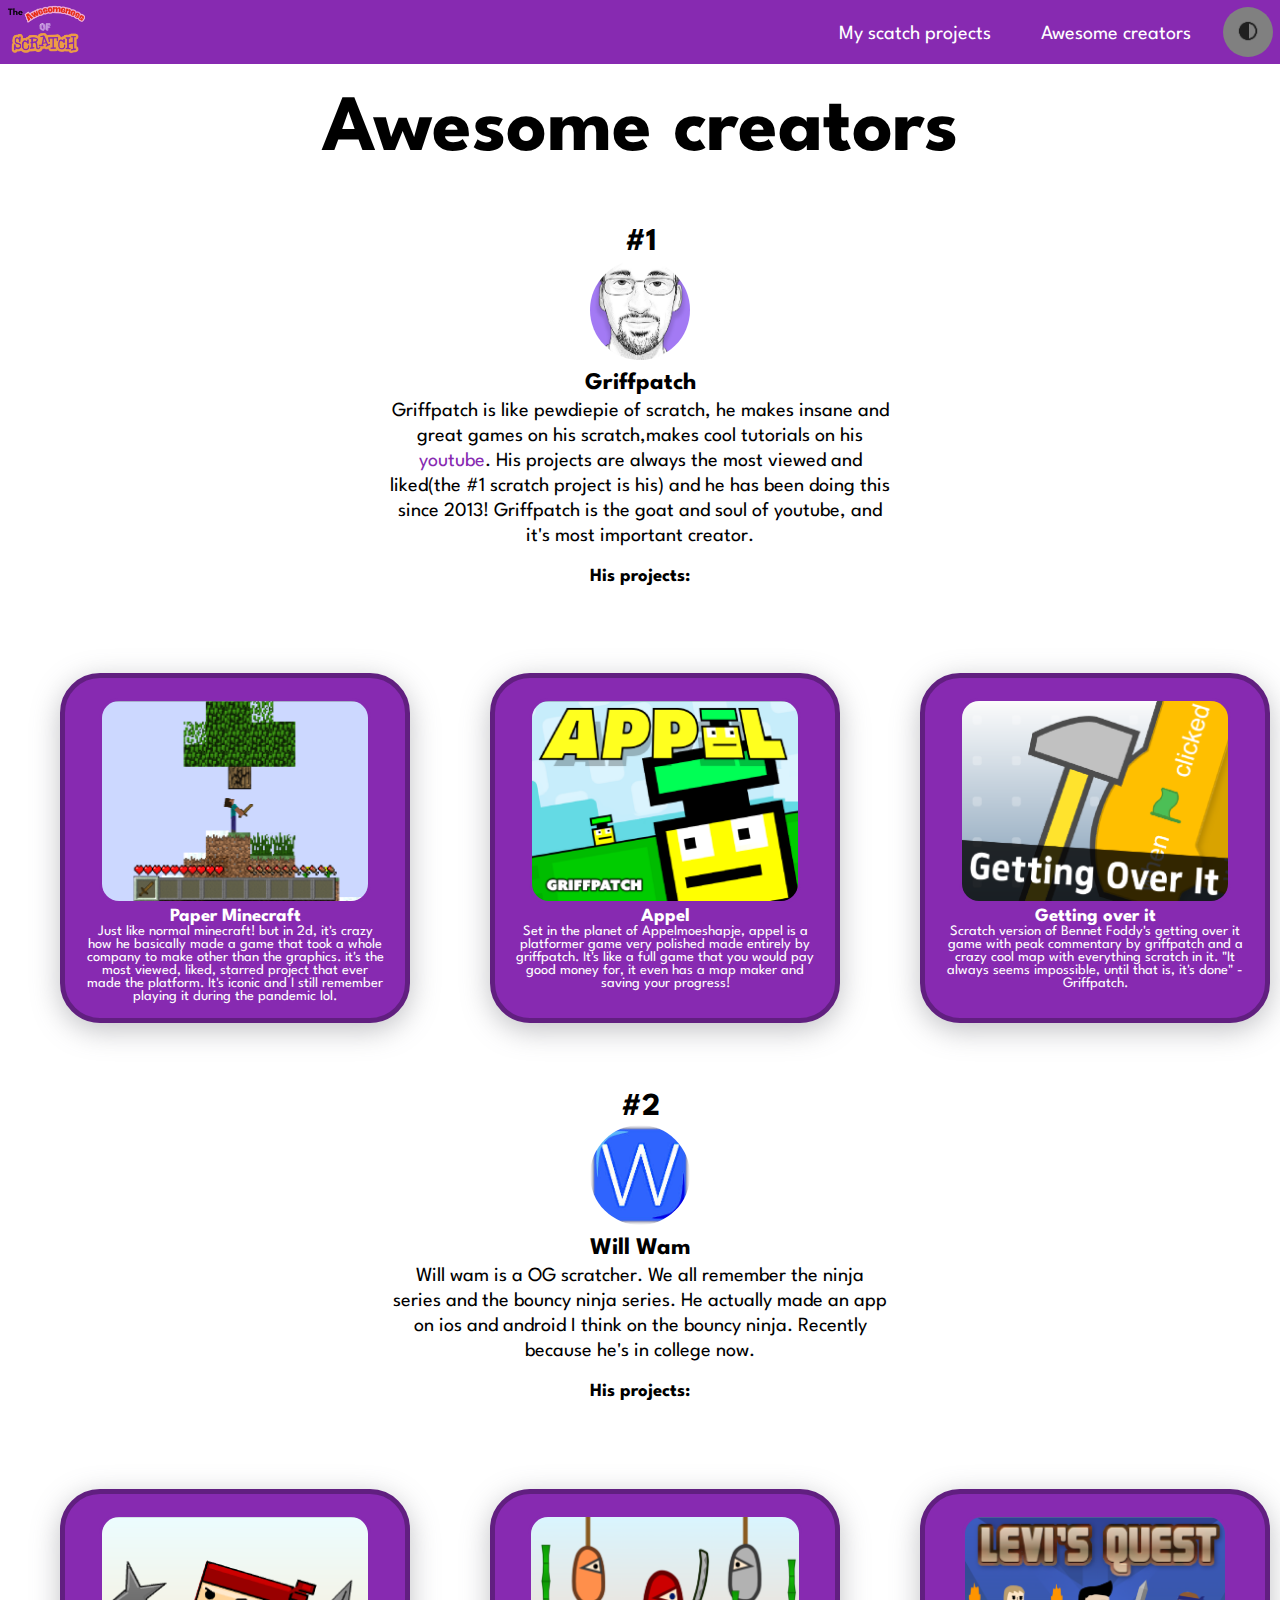
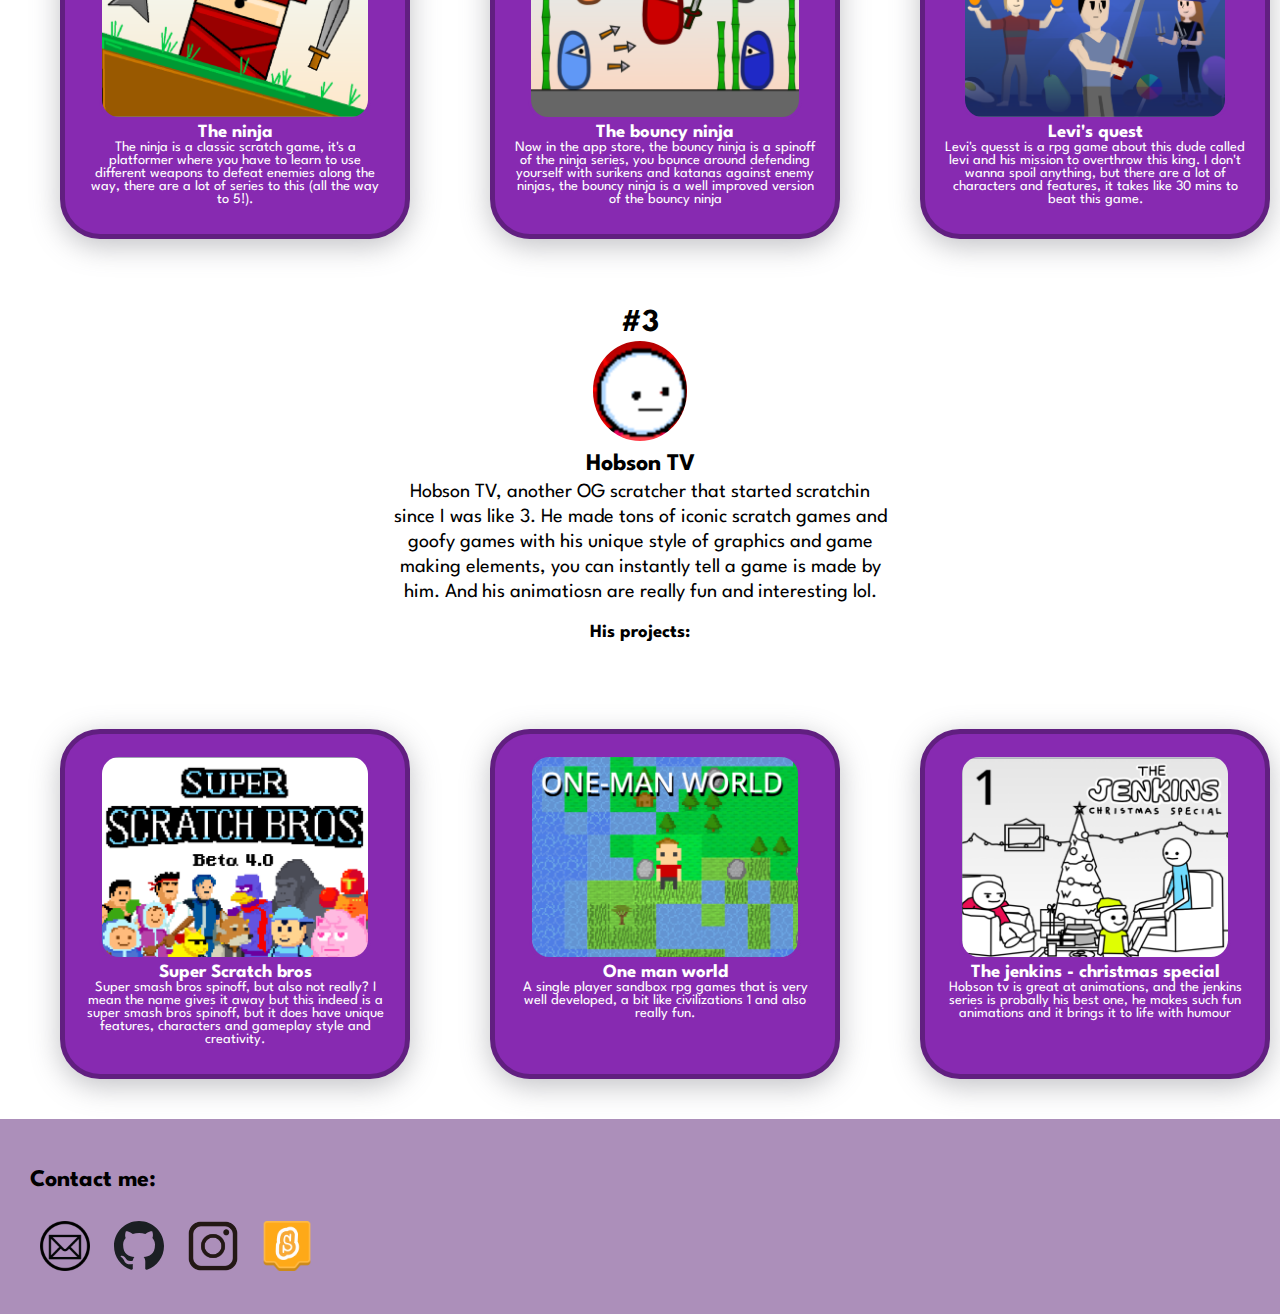
<file: creators.html>
<!DOCTYPE html>
<html lang="en">
<head>
    <link rel="stylesheet" href="style.css">
    <link rel="icon" href="images/logo.png">
    <title>Scratch creators</title>
    <script type="text/javascript" src="darkmode.js" defer></script>
</head>
<body>
    <nav class="navbar">
        <a href="index.html">
            <img src="images/logo.png" class="logo">
        </a>
        <button id="theme_switch">
            <img src="images/dark mode.png" alt="dark mode">
        </button>
        <a href="creators.html" class="page_button">Awesome creators</a>
        <a href="projects.html" class="page_button">My scatch projects</a>
    </nav>
    <header>
        <h1 class="page_title">Awesome creators</h1>
    </header>
    <main>
        <div class="creator_container">
            <div class="creator">
                <h1>#1</h1>
                <a href="https://scratch.mit.edu/users/griffpatch/" target="_blank">
                    <img src="images/griffpatch.jpg" alt="griffpatch" type="image/jpg">
                </a>
                <h2>Griffpatch</h2>
                <p>Griffpatch is like pewdiepie of scratch,
                     he makes insane and great games on his scratch,makes cool tutorials on his
                     <a href="https://www.youtube.com/user/griffpatch">youtube</a>. His projects are always the most
                     viewed and liked(the #1 scratch project is his) and he has been doing this since 2013!
                     Griffpatch is the goat and soul of youtube, and it's most important creator.
                </p>
                <h3>His projects:</h3>
            </div>

            <div class = "project_blocks">
                <a href="https://scratch.mit.edu/projects/10128407/" target="_blank">
                    <div class="creator_project">
                        <img src="images/paper_minecraft.png" alt="paper minecraft" type="image/png">
                        <h3>Paper Minecraft</h3>
                        <p>Just like normal minecraft! but in 2d, it's crazy how he basically made a game that took a 
                        whole company to make other than the graphics. it's the most viewed, liked, starred project
                        that ever made the platform. It's iconic and I still remember playing it during the pandemic
                        lol.
                        </p>
                    </div>
                </a>
                <a href="https://scratch.mit.edu/projects/60917032/" target="_blank">
                    <div class="creator_project">
                        <img src="images/appel.png" alt="appel" type="image/png">
                        <h3>Appel</h3>
                        <p>Set in the planet of Appelmoeshapje, appel is a platformer game very polished made entirely
                            by griffpatch. It's like a full game that you would pay good money for, it even has a 
                            map maker and saving your progress!
                        </p>
                    </div>
                </a>
                <a href="https://scratch.mit.edu/projects/389464290/" target="_blank">
                    <div class="creator_project">
                        <img src="images/getting_over-it.png" alt="Getting over it" type="image/png">
                        <h3>Getting over it</h3>
                        <p> Scratch version of Bennet Foddy's getting over it game with peak commentary by griffpatch
                            and a crazy cool map with everything scratch in it. "It always seems impossible, until
                            that is, it's done" - Griffpatch.
                        </p>
                    </div>
                </a>
            </div>
            
        </div>
        <div class="creator_container">
            <div class="creator">
                <h1>#2</h1>
                <img src="images/will-wam.jpeg" alt="will wam" type="image/jpeg">
                <h2>Will Wam</h2>
                <p>Will wam is a OG scratcher. We all remember the ninja series and the bouncy ninja series.
                    He actually made an app on ios and android I think on the bouncy ninja. Recently because
                    he's in college now.
                </p>
                <h3>His projects:</h3>
            </div>
            <div class="project_blocks">
                <a href="https://scratch.mit.edu/projects/22620682/" target="_blank">
                    <div class="creator_project">
                        <img src="images/the_ninja.png" alt="the ninja" type="image/png">
                        <h3>The ninja</h3>
                        <p>The ninja is a classic scratch game, it's a platformer where you have to learn to use 
                            different weapons to defeat enemies along the way, there are a lot of series to this
                            (all the way to 5!).
                        </p>
                    </div>
                </a>
                <a href="https://scratch.mit.edu/projects/174934840/" target="_blank">
                    <div class="creator_project">
                        <img src="images/the_bouncy_ninja.png" alt="the bouncy ninja" type="image/png">
                        <h3>The bouncy ninja</h3>
                        <p>Now in the app store, the bouncy ninja is a spinoff of the ninja series, you bounce
                            around defending yourself with surikens and katanas against enemy ninjas, the bouncy
                            ninja is a well improved version of the bouncy ninja
                        </p>
                    </div>
                </a>
                <a href="https://scratch.mit.edu/projects/137932185/" target="_blank">
                    <div class="creator_project">
                        <img src="images/levi's_quest.png" alt="Levi's quest" type="image/png">
                        <h3>Levi's quest</h3>
                        <p>Levi's quesst is a rpg game about this dude called levi and his mission to overthrow
                            this king. I don't wanna spoil anything, but there are a lot of characters and 
                            features, it takes like 30 mins to beat this game.
                        </p>
                    </div>
                </a>
            </div>
        </div>
        <div class="creator_container">
            <div class="creator">
                <h1>#3</h1>
                <img src="images/hobson_tv.png" alt="hobson tv" type="image/png">
                <h2>Hobson TV</h2>
                <p>Hobson TV, another OG scratcher that started scratchin since I was like 3. He made tons of
                    iconic scratch games and goofy games with his unique style of graphics and game making elements,
                    you can instantly tell a game is made by him. And his animatiosn are really fun and interesting
                    lol.
                </p>
                <h3>His projects:</h3>
            </div>
            <div class="project_blocks">
                <a href="https://scratch.mit.edu/projects/318927435/">
                    <div class="creator_project">
                        <img src="images/super-scratch_bros.png" alt="super scratch bros" type="image/png">
                        <h3>Super Scratch bros</h3>
                        <p>Super smash bros spinoff, but also not really? I mean the name gives it away but
                            this indeed is a super smash bros spinoff, but it does have unique features, characters
                            and gameplay style and creativity.
                        </p>
                    </div>
                </a>
                <a href="https://scratch.mit.edu/projects/230535834/">
                    <div class="creator_project">
                        <img src="images/one_man-world.png" alt="one_man-world" type="image/png">
                        <h3>One man world</h3>
                        <p>A single player sandbox rpg games that is very well developed, a bit like civilizations
                            1 and also really fun.
                        </p>
                    </div>
                </a>
                <a href="https://scratch.mit.edu/projects/222655860/">
                    <div class="creator_project">
                        <img src="images/the_jenkins.png" alt="THe jenkins" type="image/png">
                        <h3>The jenkins - christmas special</h3>
                        <p>Hobson tv is great at animations, and the jenkins series is probally his best one,
                            he makes such fun animations and it brings it to life with humour
                        </p>
                    </div>
                </a>
            </div>
        </div>
    </main>
    <footer>
        <h2>Contact me:</h2>
        <a href="mailto:leej70@kgv.hk">
            <button class="contact_element">
                <img src="images/email_logo.png" alt="email_logo">
            </button>
        </a>
        <a href="https://github.com/Jaosn-Lee" target="_blank">
            <button class="contact_element">
                <img src="images/github_logo.svg" alt="github_logo">
            </button>
        </a>
        <a href="https://www.instagram.com/just___jason_/" target="_blank">
            <button class="contact_element">
                <img src="images/instagram_logo.png" alt="instagram_logo">
            </button>
        </a>
        <a href="https://scratch.mit.edu/users/NatureJ99/" target="_blank">
            <button class="contact_element">
                <img src="images/scratch_logo.png" alt="scratch_logo">
            </button>
        </a>
    </footer>
</body>
</html>
</file>
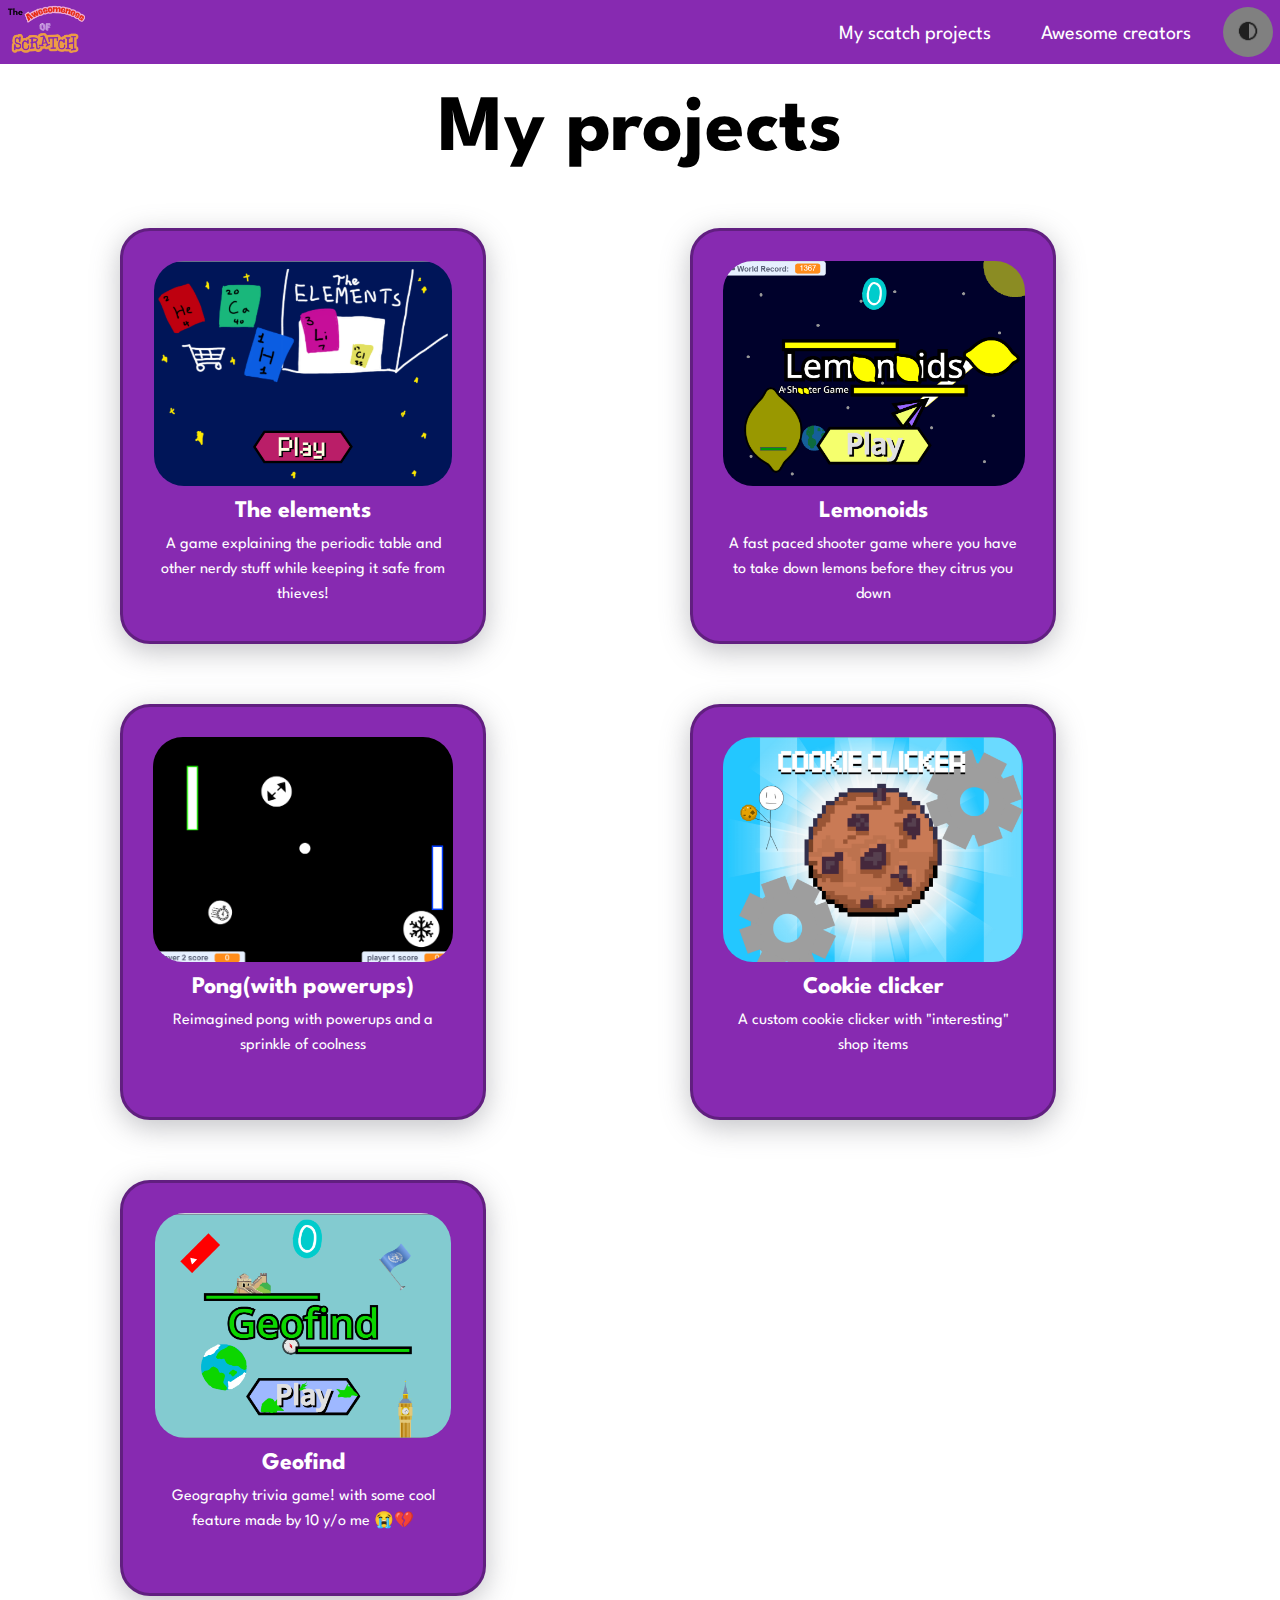
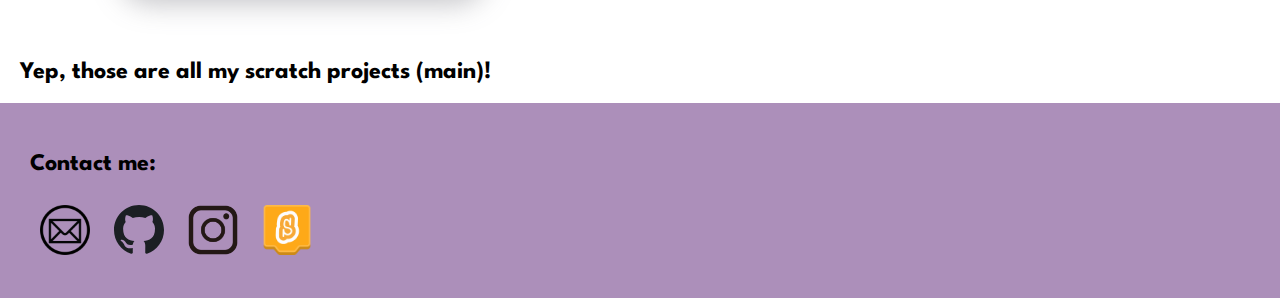
<file: projects.html>
<!DOCTYPE html>
<html lang="en">
<head>
    <link rel="stylesheet" href="style.css">
    <link rel="icon" href="images/logo.png">
    <script type="text/javascript" src="darkmode.js" defer></script>
    <title>Projects</title>
</head>
<body>
    <nav class="navbar">
        <a href="index.html">
            <img src="images/logo.png" class="logo">
        </a>
        <button id="theme_switch">
            <img src="images/dark mode.png" alt="dark mode">
        </button>
        <a href="creators.html" class="page_button">Awesome creators</a>
        <a href="projects.html" class="page_button">My scatch projects</a>
    </nav>
    <header>
        <h1 class="page_title">My projects</h1>
    </header>
    <main id="project_main">
        <div class="project_gallery">
            <a href="https://scratch.mit.edu/projects/1001946496/" target="blank">
                <div class="project">
                    <img src="images/The_elements.png" alt="The elements" type="image/png">
                    <h2>The elements</h2>
                    <p>A game explaining the periodic table and other nerdy stuff while keeping it safe from
                         thieves!</p>
                </div>
            </a>
            <a href="https://scratch.mit.edu/projects/788476434/" target="blank">
                <div class="project">
                    <img src="images/lemonoids.png" alt="lemonoids" type="image/png">
                    <h2>Lemonoids</h2>
                    <p>A fast paced shooter game where you have to take down lemons before they citrus you down</p>
                </div>
            </a>
            <a href="https://scratch.mit.edu/projects/1055529083/" target="blank">
                <div class="project">
                    <img src="images/pong.png" alt="Pong" type="image/png">
                    <h2>Pong(with powerups)</h2>
                    <p>Reimagined pong with powerups and a sprinkle of coolness</p>
                </div>
            </a>
            <a href="https://scratch.mit.edu/projects/1054569772/" target="_blank">
                <div class="project">
                    <img src="images/cookie_clicker.png" alt="geofind" type="image/png">
                    <h2>Cookie clicker</h2>
                    <p>A custom cookie clicker with "interesting" shop items</p>
                </div>
            </a>
            <a href="https://scratch.mit.edu/projects/1053669841/" target="_blank">
                <div class="project">
                    <img src="images/geofind.png" alt="geofind" type="image/png">
                    <h2>Geofind</h2>
                    <p>Geography trivia game! with some cool feature made by 10 y/o me 😭💔</p>
                </div>
            </a>
        </div>
        <br>
        <h2>Yep, those are all my scratch projects (main)!</h2>
    </main>
    <footer>
        <h2>Contact me:</h2>
        <a href="mailto:leej70@kgv.hk">
            <button class="contact_element">
                <img src="images/email_logo.png" alt="email_logo">
            </button>
        </a>
        <a href="https://github.com/Jaosn-Lee" target="_blank">
            <button class="contact_element">
                <img src="images/github_logo.svg" alt="github_logo">
            </button>
        </a>
        <a href="https://www.instagram.com/just___jason_/" target="_blank">
            <button class="contact_element">
                <img src="images/instagram_logo.png" alt="instagram_logo">
            </button>
        </a>
        <a href="https://scratch.mit.edu/users/NatureJ99/" target="_blank">
            <button class="contact_element">
                <img src="images/scratch_logo.png" alt="scratch_logo">
            </button>
        </a>
    </footer>
</body>
</html>
</file>
<file: style.css>
@font-face {
    font-family: spartan;
    src: url(fonts/League_Spartan.ttf);
}
:root {
    --main_background_color: white;
    --secondary_background_color: black;
    --main_scratch_color: rgb(135, 42, 177);
    --secondary_scratch_color: rgb(97, 31, 128);
    --footer-color: rgb(172, 143, 186);
}
.darkmode{
    --main_background_color: black;
    --secondary_background_color: white;
    --main_scratch_color: rgb(97, 31, 128);
    --secondary_scratch_color: rgb(135, 42, 177);
    --footer-color: rgb(172, 143, 186);
}
body{
    background-color: var(--main_background_color);
    margin: 0;
    font-family: spartan, Arial, Helvetica, sans-serif;
    transition: 0.3s ease;
}
h1{
    margin: 0;
}
.page_title{
    color: var(--secondary_background_color);
    font-weight: bolder;
    text-align: center;
    font-size: 5rem;
    margin: 30px;
}
.navbar{
    background-color: var(--main_scratch_color);
    height: 64px;
    margin: 0;
}
.logo{
    margin: 5px;
    height:50px;
    opacity: 0.9;
    transition: 0.3s ease;
}
.logo:hover{
    height: 55px;
    opacity: 1;
}
.contact_element{
    transition: transform 0.7s ease-in-out;
    border-radius:20px;
    margin:0;
    padding:0;
    border:none;
    cursor:pointer;
    appearance:none;
    background-color:inherit;
    margin:10px;
}
.contact_element img{
    justify-content: center;
    width: 50px;
}
.contact_element:hover{
    transform: rotate(360deg);
}
a{
    text-decoration: none;
}
.hero_section{
    background-image: url('images/hero_section.png');
    height: 600px;
    margin: 0;
}
.hero_section h1{
    font-size: 8rem;
    color:white;
    background-color: rgba(0,0,0,0.4);
    width: fit-content;
    padding:10px;
    border-radius: 30px;
}
#scratch_text{
    padding-top: 30px;
    margin:auto;
}
#is_text{
    padding-top: 30px;
    margin-left: 25%;
}
#awesome_text{
    padding-top: 30px;
    margin-left: 50%;
}
.hero_section_text{
    transition: 0.2s ease;
}
.hero_section_text:hover{
    background-color: black;
}
p{
    line-height: 25px;
    margin: 30px;
    font-size: 1.25rem;
}
.question_text{
    margin: 30px;
    color: var(--secondary_background_color);
    transition: 0.3s ease;
}
.question_text:hover{
    color: var(--main_scratch_color);
}
.project{
    width:300px;
    display: inline-block;
    height: 350px;
    border-radius: 30px;
    background-color: var(--main_scratch_color);
    align-items: center;
    justify-content: center;
    text-align: center;
    padding: 30px;
    margin-top: 30px;
    margin-bottom: 30px;
    margin-left: 100px;
    margin-right: 100px;
    box-shadow: rgba(100, 100, 111, 0.4) 0px 7px 29px 0px;
    border: 3px solid var(--secondary_scratch_color);
    transition: 0.3s ease;
}
.project img{
    height:225px;
    border-radius: 30px;
}
.project h2{
    color: white;
    margin: 10px;
}
.project p{
    font-size: 1rem;
    color: white;
    margin: 0;
    width: 300px;
}
.project:hover{
    width:350px;
    box-shadow: rgba(0, 0, 0, 0.8) 0px 5px 15px;
    background-color: var(--secondary_scratch_color);
    cursor: pointer;
}
.page_button{
    float: right;
    padding-top:25px;
    margin-right: 25px;
    margin-left: 25px;
    padding-bottom: 5px;
    color: white;
    font-size: 1.25rem;
    transition: 0.1s ease;
}
.page_button:hover{
    border-bottom: 3px solid white;
}

.project_blocks{
    display:flex;
    flex-direction: row;
}
.creator_container{
    display:flex;
    flex-direction: column;
}
.creator{
    color: var(--secondary_background_color);
    align-items: center;
    justify-content: center;
    text-align: center;
    margin: auto;
    padding: 30px;
    border-radius: 50px;
}
.creator h2{
    transition: 0.4s ease;
    padding: 5px;
    border-radius: 8px;
    width: fit-content;
    margin: auto;
}
.creator h2:hover{
    background-color: burlywood;
    box-shadow: rgba(0, 0, 0, 0.8) 0px 5px 15px;
}
.creator p{
    width:500px;
    margin: auto;
}
.creator p a{
    color: var(--main_scratch_color);
    transition: 0.5s ease;
}
.creator p a:hover{
    color: var(--secondary_background_color);
}
.creator img{
    height: 100px;
    border-radius: 50%;
    transition: 0.3s ease;
    border: 3px solid var(--main_background_color);
}
.creator img:hover{
    opacity: 0.8;
    border: 3px solid var(--secondary_scratch_color);
}
.creator_project{
    width: 300px;
    height: 300px;
    border-radius: 40px;
    border: 5px solid var(--secondary_scratch_color);
    background-color: var(--main_scratch_color);
    align-items: center;
    justify-content: center;
    display: inline-block;
    text-align: center;
    margin: 40px;
    padding: 20px;
    box-shadow: rgba(100, 100, 111, 0.4) 0px 7px 29px 0px;
    transition: 0.3s ease;
}
.creator_project:hover{
    box-shadow: rgba(0, 0, 0, 0.8) 0px 5px 15px;
    width: 400px;
    background-color: var(--secondary_scratch_color);
}
.creator_project img{
    height: 200px;
    border-radius: 20px;
    border: 3px solid var(--main_scratch_color);
    transition: 0.3s ease;
}
.creator_project img:hover{
    border: 3px solid var(--secondary_scratch_color);
}
.creator_project h3{
    color: white;
    margin: 0;
}
.creator_project p{
    font-size: 0.9rem;
    line-height: normal;
    color: white;
    width: 300px;
    margin: auto;
}
.error_text{
    text-align: left;
    margin:50px;
    font-size: 3rem;
}
.scratch_error{
    height: 300px;
}
.error_body{
    text-align: center;
}
footer{
    background-color: var(--footer-color);
    padding: 30px;
}
main{
    padding-left: 20px;
    padding-right: 20px;
}
.white{
    color:white
}
#theme_switch{
    height: 50px;
    width: 50px;
    border-radius: 50%;
    background-color: grey;
    border:none;
    justify-content: center;
    align-items: center;
    margin-left: 20px;
    padding-bottom: 10px;
    float: right;
    margin:7px; 
}
#theme_switch img{
    height: 22px;
    margin-top: 10px;
}
</file>
